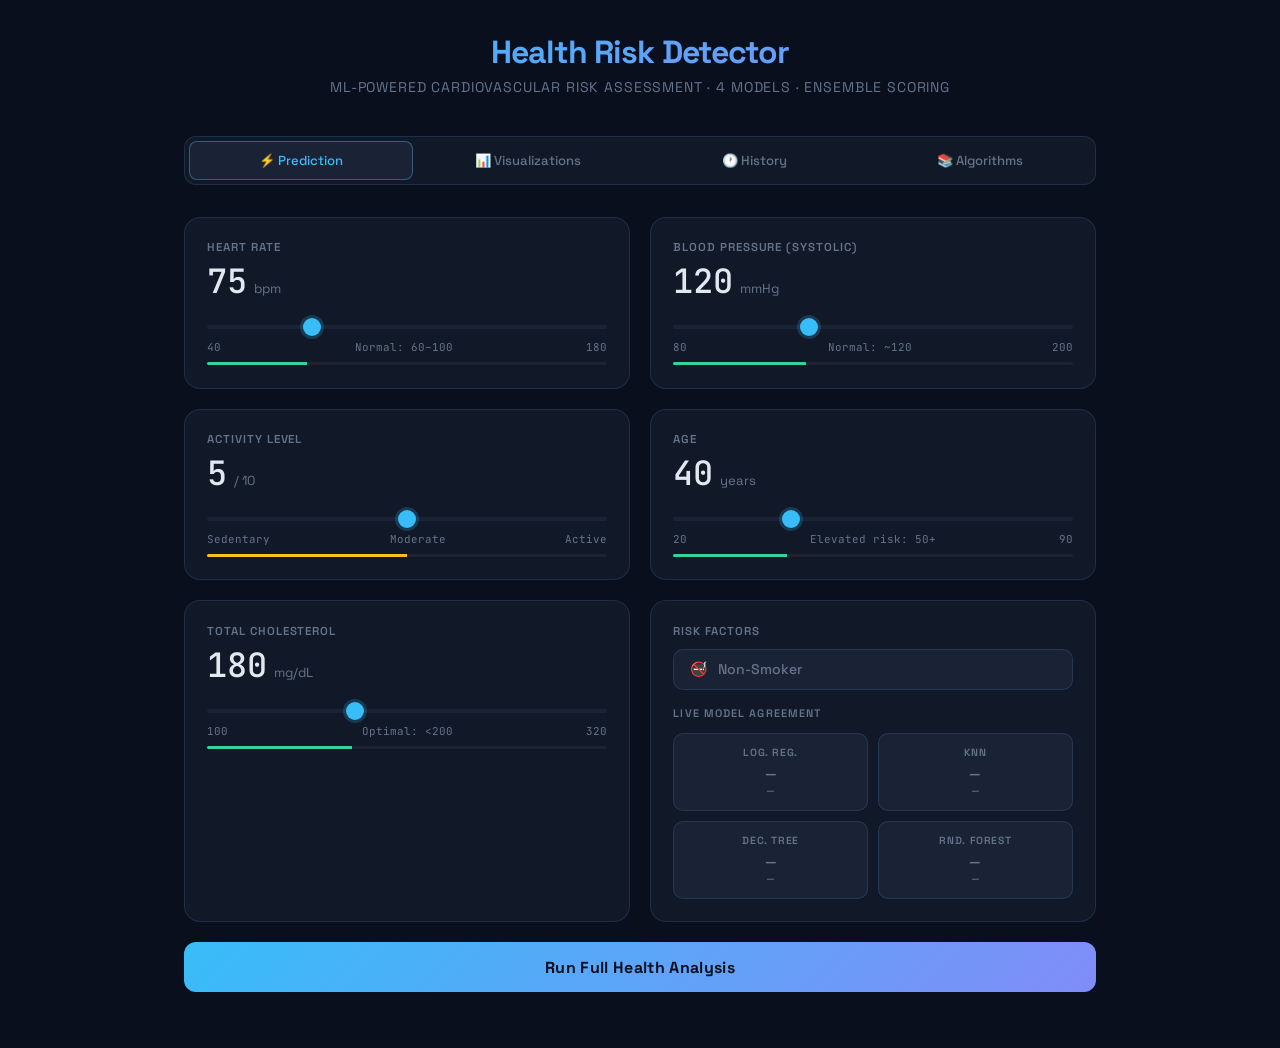
<file: index.html>
<!DOCTYPE html>
<html lang="en">
<head>
  <meta charset="UTF-8">
  <meta name="viewport" content="width=device-width, initial-scale=1.0">
  <title>Health Risk Detector</title>
  <link href="https://fonts.googleapis.com/css2?family=Space+Grotesk:wght@300;400;500;600;700&family=JetBrains+Mono:wght@400;500&display=swap" rel="stylesheet">
  <link rel="stylesheet" href="css/styles.css">
</head>
<body>
<div class="app">

  <div class="header">
    <h1>Health Risk Detector</h1>
    <p>ML-powered cardiovascular risk assessment · 4 models · ensemble scoring</p>
  </div>

  <div class="tabs">
    <button class="tab active" onclick="switchTab('predict', this)">⚡ Prediction</button>
    <button class="tab" onclick="switchTab('viz', this)">📊 Visualizations</button>
    <button class="tab" onclick="switchTab('history', this)">🕐 History</button>
    <button class="tab" onclick="switchTab('edu', this)">📚 Algorithms</button>
  </div>

  <!-- ════════════════════════════════════
       PREDICT TAB
       ════════════════════════════════════ -->
  <div id="tab-predict">

    <div class="grid">

      <!-- Heart Rate -->
      <div class="card">
        <label>Heart Rate</label>
        <div class="metric-display">
          <span class="metric-val" id="hr-val">75</span>
          <span class="metric-unit">bpm</span>
        </div>
        <input type="range" min="40" max="180" value="75" id="hr-slider" oninput="onSliderChange('hr')">
        <div class="range-labels"><span>40</span><span>Normal: 60–100</span><span>180</span></div>
        <div class="status-bar" id="hr-bar"></div>
      </div>

      <!-- Blood Pressure -->
      <div class="card">
        <label>Blood Pressure (systolic)</label>
        <div class="metric-display">
          <span class="metric-val" id="bp-val">120</span>
          <span class="metric-unit">mmHg</span>
        </div>
        <input type="range" min="80" max="200" value="120" id="bp-slider" oninput="onSliderChange('bp')">
        <div class="range-labels"><span>80</span><span>Normal: ~120</span><span>200</span></div>
        <div class="status-bar" id="bp-bar"></div>
      </div>

      <!-- Activity Level -->
      <div class="card">
        <label>Activity Level</label>
        <div class="metric-display">
          <span class="metric-val" id="act-val">5</span>
          <span class="metric-unit">/ 10</span>
        </div>
        <input type="range" min="0" max="10" value="5" step="1" id="act-slider" oninput="onSliderChange('act')">
        <div class="range-labels"><span>Sedentary</span><span>Moderate</span><span>Active</span></div>
        <div class="status-bar" id="act-bar"></div>
      </div>

      <!-- Age -->
      <div class="card">
        <label>Age</label>
        <div class="metric-display">
          <span class="metric-val" id="age-val">40</span>
          <span class="metric-unit">years</span>
        </div>
        <input type="range" min="20" max="90" value="40" id="age-slider" oninput="onSliderChange('age')">
        <div class="range-labels"><span>20</span><span>Elevated risk: 50+</span><span>90</span></div>
        <div class="status-bar" id="age-bar"></div>
      </div>

      <!-- Cholesterol -->
      <div class="card">
        <label>Total Cholesterol</label>
        <div class="metric-display">
          <span class="metric-val" id="chol-val">180</span>
          <span class="metric-unit">mg/dL</span>
        </div>
        <input type="range" min="100" max="320" value="180" id="chol-slider" oninput="onSliderChange('chol')">
        <div class="range-labels"><span>100</span><span>Optimal: &lt;200</span><span>320</span></div>
        <div class="status-bar" id="chol-bar"></div>
      </div>

      <!-- Smoking + Live Model Agreement -->
      <div class="card">
        <label>Risk Factors</label>
        <div class="smoking-toggle">
          <button class="toggle-btn" id="smoking-btn" onclick="toggleSmoking()">
            <span id="smoking-icon">🚭</span>
            <span id="smoking-label">Non-Smoker</span>
          </button>
        </div>
        <div class="section-title" style="margin-top:1rem">Live Model Agreement</div>
        <div class="models-grid">
          <div class="model-chip">
            <div class="model-name">Log. Reg.</div>
            <div class="model-pred" id="lr-pred"  style="color:var(--muted)">—</div>
            <div class="model-conf" id="lr-conf">—</div>
          </div>
          <div class="model-chip">
            <div class="model-name">KNN</div>
            <div class="model-pred" id="knn-pred" style="color:var(--muted)">—</div>
            <div class="model-conf" id="knn-conf">—</div>
          </div>
          <div class="model-chip">
            <div class="model-name">Dec. Tree</div>
            <div class="model-pred" id="dt-pred"  style="color:var(--muted)">—</div>
            <div class="model-conf" id="dt-conf">—</div>
          </div>
          <div class="model-chip">
            <div class="model-name">Rnd. Forest</div>
            <div class="model-pred" id="rf-pred"  style="color:var(--muted)">—</div>
            <div class="model-conf" id="rf-conf">—</div>
          </div>
        </div>
      </div>

    </div><!-- /grid -->

    <button class="btn-primary" onclick="runPrediction()">Run Full Health Analysis</button>

    <!-- Result card -->
    <div class="result-card" id="result-card">

      <div class="result-header">
        <div class="result-icon" id="result-icon"></div>
        <div>
          <div class="result-label">Risk Assessment</div>
          <div class="result-title"      id="result-title"></div>
          <div class="result-score-line" id="result-score-line"></div>
        </div>
        <button class="btn-export" onclick="exportResult()">⬇ Export</button>
      </div>

      <div class="section-title">Confidence by Model</div>
      <div class="confidence-row">
        <span class="conf-label">Logistic Reg.</span>
        <div class="conf-bar-bg"><div class="conf-bar" id="lr-bar"  style="width:0%"></div></div>
        <span class="conf-val" id="lr-pct"></span>
      </div>
      <div class="confidence-row">
        <span class="conf-label">KNN</span>
        <div class="conf-bar-bg"><div class="conf-bar" id="knn-bar" style="width:0%"></div></div>
        <span class="conf-val" id="knn-pct"></span>
      </div>
      <div class="confidence-row">
        <span class="conf-label">Decision Tree</span>
        <div class="conf-bar-bg"><div class="conf-bar" id="dt-bar"  style="width:0%"></div></div>
        <span class="conf-val" id="dt-pct"></span>
      </div>
      <div class="confidence-row">
        <span class="conf-label">Random Forest</span>
        <div class="conf-bar-bg"><div class="conf-bar" id="rf-bar"  style="width:0%"></div></div>
        <span class="conf-val" id="rf-pct"></span>
      </div>

      <div class="risk-gauge" style="margin-top:1.2rem">
        <div class="section-title">Ensemble Risk Score</div>
        <div class="gauge-track">
          <div class="gauge-needle" id="gauge-needle" style="left:10%"></div>
        </div>
        <div class="gauge-labels">
          <span>0.0 Safe</span><span>0.3</span><span>0.5</span><span>0.7</span><span>1.0 High Risk</span>
        </div>
      </div>

      <div class="warnings-list"  id="warnings-list"></div>
      <div class="recommendations" id="recommendations"></div>

    </div><!-- /result-card -->
  </div><!-- /tab-predict -->


  <!-- ════════════════════════════════════
       VIZ TAB
       ════════════════════════════════════ -->
  <div id="tab-viz" class="hidden">

    <div class="card-full">
      <div class="section-title">Feature Importance (Decision Tree)</div>
      <div class="feat-importance">
        <div class="feat-row">
          <span class="feat-name">Blood Pressure</span>
          <div class="feat-bar-bg"><div class="feat-bar" style="width:78%;background:var(--danger)"></div></div>
          <span class="feat-val">0.78</span>
        </div>
        <div class="feat-row">
          <span class="feat-name">Cholesterol</span>
          <div class="feat-bar-bg"><div class="feat-bar" style="width:62%;background:var(--danger)"></div></div>
          <span class="feat-val">0.62</span>
        </div>
        <div class="feat-row">
          <span class="feat-name">Heart Rate</span>
          <div class="feat-bar-bg"><div class="feat-bar" style="width:51%;background:var(--moderate)"></div></div>
          <span class="feat-val">0.51</span>
        </div>
        <div class="feat-row">
          <span class="feat-name">Age</span>
          <div class="feat-bar-bg"><div class="feat-bar" style="width:45%;background:var(--moderate)"></div></div>
          <span class="feat-val">0.45</span>
        </div>
        <div class="feat-row">
          <span class="feat-name">Smoking</span>
          <div class="feat-bar-bg"><div class="feat-bar" style="width:40%;background:var(--moderate)"></div></div>
          <span class="feat-val">0.40</span>
        </div>
        <div class="feat-row">
          <span class="feat-name">Activity Level</span>
          <div class="feat-bar-bg"><div class="feat-bar" style="width:33%;background:var(--safe)"></div></div>
          <span class="feat-val">0.33</span>
        </div>
      </div>
    </div>

    <div class="card-full">
      <div class="section-title">Interactive Decision Boundary</div>
      <div class="viz-controls">
        <label>Model:</label>
        <select id="viz-model" onchange="drawBoundary()">
          <option value="lr">Logistic Regression</option>
          <option value="knn">KNN (k=7)</option>
          <option value="dt">Decision Tree</option>
          <option value="rf">Random Forest</option>
        </select>
        <label>X Axis:</label>
        <select id="viz-xfeature" onchange="drawBoundary()">
          <option value="bp">Blood Pressure</option>
          <option value="chol">Cholesterol</option>
          <option value="age">Age</option>
        </select>
      </div>
      <canvas class="boundary-canvas" id="boundaryCanvas"></canvas>
      <p style="font-size:0.72rem;color:var(--muted);margin-top:0.6rem">
        Y-axis is always Heart Rate. Other features are fixed at default values. Dots = training samples.
      </p>
    </div>

    <div class="card-full">
      <div class="section-title">Confusion Matrix (Test Set)</div>
      <div class="confusion-grid">
        <div class="cm-cell" style="background:rgba(52,211,153,0.12);border:1px solid rgba(52,211,153,0.2)">
          <div class="cm-val" style="color:var(--safe)">42</div>
          <div class="cm-label">True Negative</div>
          <div style="font-size:0.68rem;color:var(--muted);margin-top:4px">Correctly safe</div>
        </div>
        <div class="cm-cell" style="background:rgba(248,113,113,0.08);border:1px solid rgba(248,113,113,0.2)">
          <div class="cm-val" style="color:var(--moderate)">5</div>
          <div class="cm-label">False Positive</div>
          <div style="font-size:0.68rem;color:var(--muted);margin-top:4px">False alarm</div>
        </div>
        <div class="cm-cell" style="background:rgba(248,113,113,0.18);border:1px solid rgba(248,113,113,0.35)">
          <div class="cm-val" style="color:var(--danger)">3</div>
          <div class="cm-label">False Negative</div>
          <div style="font-size:0.68rem;color:var(--danger);margin-top:4px">⚠ Missed risk!</div>
        </div>
        <div class="cm-cell" style="background:rgba(52,211,153,0.12);border:1px solid rgba(52,211,153,0.2)">
          <div class="cm-val" style="color:var(--safe)">50</div>
          <div class="cm-label">True Positive</div>
          <div style="font-size:0.68rem;color:var(--muted);margin-top:4px">Correctly at risk</div>
        </div>
      </div>
      <p style="font-size:0.73rem;color:var(--danger);margin-top:0.75rem;line-height:1.6">
        ⚠ False negatives are especially dangerous in health contexts — a missed risk can have serious consequences. Models are tuned to minimize them.
      </p>
    </div>

    <div class="card-full">
      <div class="section-title">Model Accuracy Comparison</div>
      <div style="display:flex;flex-direction:column;gap:10px;margin-top:0.5rem">
        <div class="feat-row">
          <span class="feat-name">Random Forest</span>
          <div class="feat-bar-bg"><div class="feat-bar" style="width:93%;background:#818cf8"></div></div>
          <span class="feat-val" style="color:#818cf8">93%</span>
        </div>
        <div class="feat-row">
          <span class="feat-name">Logistic Reg.</span>
          <div class="feat-bar-bg"><div class="feat-bar" style="width:91%;background:var(--accent)"></div></div>
          <span class="feat-val" style="color:var(--accent)">91%</span>
        </div>
        <div class="feat-row">
          <span class="feat-name">KNN (k=7)</span>
          <div class="feat-bar-bg"><div class="feat-bar" style="width:89%;background:var(--safe)"></div></div>
          <span class="feat-val" style="color:var(--safe)">89%</span>
        </div>
        <div class="feat-row">
          <span class="feat-name">Decision Tree</span>
          <div class="feat-bar-bg"><div class="feat-bar" style="width:85%;background:var(--moderate)"></div></div>
          <span class="feat-val" style="color:var(--moderate)">85%</span>
        </div>
      </div>
    </div>

  </div><!-- /tab-viz -->


  <!-- ════════════════════════════════════
       HISTORY TAB
       ════════════════════════════════════ -->
  <div id="tab-history" class="hidden">
    <div class="card-full">
      <div class="section-title">Prediction History (last 10)</div>
      <div id="history-list">
        <p class="no-history">No predictions yet. Run an analysis to see history.</p>
      </div>
      <button class="btn-clear" onclick="clearHistory()">Clear History</button>
    </div>
  </div><!-- /tab-history -->


  <!-- ════════════════════════════════════
       EDU TAB
       ════════════════════════════════════ -->
  <div id="tab-edu" class="hidden">

    <div class="card-full">
      <div class="section-title">Algorithms Used</div>
      <div class="algo-cards">

        <div class="algo-card">
          <div class="algo-icon">σ</div>
          <div>
            <div class="algo-title">Logistic Regression <span class="tag tag-blue">Stable</span></div>
            <div class="algo-desc">
              Outputs a probability 0–1 via the sigmoid function: σ(z) = 1/(1+e⁻ᶻ).
              The linear combination z includes all 6 features with learned weights plus interaction terms (BP×HR, Age×Chol).
              Best for linearly-separable patterns; fast and interpretable.
            </div>
          </div>
        </div>

        <div class="algo-card">
          <div class="algo-icon">K</div>
          <div>
            <div class="algo-title">K-Nearest Neighbors <span class="tag tag-amber">Scale-sensitive</span></div>
            <div class="algo-desc">
              Finds the 7 most similar patients in training data using weighted Euclidean distance (closer neighbors vote more strongly).
              Features are normalised before computing distances. BP and Cholesterol carry higher weight (1.5×, 1.2×) reflecting clinical importance.
            </div>
          </div>
        </div>

        <div class="algo-card">
          <div class="algo-icon">🌿</div>
          <div>
            <div class="algo-title">Decision Tree <span class="tag tag-green">Interpretable</span></div>
            <div class="algo-desc">
              Creates human-readable rules: IF BP &gt; 145 → Risk (94%), ELIF Cholesterol &gt; 240 AND Age &gt; 55 → Risk (75%), …
              Easiest to explain to clinicians. Can overfit on small datasets — depth is deliberately limited.
            </div>
          </div>
        </div>

        <div class="algo-card">
          <div class="algo-icon">🌲</div>
          <div>
            <div class="algo-title">Random Forest <span class="tag tag-purple">Ensemble</span></div>
            <div class="algo-desc">
              An ensemble of 5 decision trees, each trained on a bootstrap sample with slightly different split thresholds.
              The final prediction is the average of all trees — this reduces variance and overfitting compared to a single tree,
              typically achieving the highest accuracy of the four models.
            </div>
          </div>
        </div>

      </div>
    </div>

    <div class="card-full">
      <div class="section-title">Decision Tree Rules (Extended)</div>
      <pre style="font-family:var(--mono);font-size:0.77rem;color:var(--muted);line-height:2;background:var(--surface2);padding:1rem;border-radius:10px;overflow-x:auto">
IF blood_pressure > 145:
  → <span style="color:var(--danger)">RISK (confidence: 0.94)</span>
ELIF blood_pressure > 130:
  IF heart_rate > 100:
    → <span style="color:var(--danger)">RISK (confidence: 0.90)</span>
  ELIF smoking AND age > 50:
    → <span style="color:var(--danger)">RISK (confidence: 0.84)</span>
  ELIF cholesterol > 240:
    → <span style="color:var(--danger)">RISK (confidence: 0.80)</span>
  ELIF activity_level < 3:
    → <span style="color:var(--danger)">RISK (confidence: 0.76)</span>
  ELSE:
    → <span style="color:var(--moderate)">MODERATE (confidence: 0.56)</span>
ELIF cholesterol > 240:
  IF age > 55:
    → <span style="color:var(--danger)">RISK (confidence: 0.75)</span>
  ELIF smoking:
    → <span style="color:var(--danger)">RISK (confidence: 0.70)</span>
ELIF heart_rate > 105:
  IF activity_level < 4:
    → <span style="color:var(--danger)">RISK (confidence: 0.82)</span>
ELIF smoking AND age > 50 AND activity_level < 4:
  → <span style="color:var(--danger)">RISK (confidence: 0.72)</span>
ELIF activity_level < 3:
  → <span style="color:var(--moderate)">MODERATE (confidence: 0.66)</span>
ELSE:
  → <span style="color:var(--safe)">SAFE (confidence: 0.92)</span>
      </pre>
    </div>

    <div class="card-full">
      <div class="section-title">Limitations &amp; Critical Thinking</div>
      <div style="display:flex;flex-direction:column;gap:8px">
        <div class="warning-item"><div class="warning-dot dot-moderate"></div><span>Small synthetic dataset — not validated on real clinical data</span></div>
        <div class="warning-item"><div class="warning-dot dot-moderate"></div><span>Missing features: weight/BMI, family history, blood glucose, ECG readings</span></div>
        <div class="warning-item"><div class="warning-dot dot-moderate"></div><span>KNN is sensitive to feature scaling — normalisation is applied but synthetic data limits realism</span></div>
        <div class="warning-item"><div class="warning-dot dot-moderate"></div><span>Random Forest trees share the same feature set — true diversity requires bagged features (not implemented)</span></div>
        <div class="warning-item"><div class="warning-dot dot-danger"></div><span>Never use as a replacement for professional medical diagnosis or treatment decisions</span></div>
      </div>
    </div>

  </div><!-- /tab-edu -->

</div><!-- /app -->

<script src="js/models.js"></script>
<script src="js/visualization.js"></script>
<script src="js/main.js"></script>
</body>
</html>
</file>
<file: css/styles.css>
/* Health Risk Detector — Styles */

* { margin: 0; padding: 0; box-sizing: border-box; }

:root {
  --bg:          #0a0f1e;
  --surface:     #111827;
  --surface2:    #1a2235;
  --border:      rgba(99,179,237,0.15);
  --border-bright: rgba(99,179,237,0.4);
  --text:        #e2e8f0;
  --muted:       #64748b;
  --accent:      #38bdf8;
  --safe:        #34d399;
  --moderate:    #fbbf24;
  --danger:      #f87171;
  --safe-bg:     rgba(52,211,153,0.1);
  --moderate-bg: rgba(251,191,36,0.1);
  --danger-bg:   rgba(248,113,113,0.1);
  --font:        'Space Grotesk', sans-serif;
  --mono:        'JetBrains Mono', monospace;
}

body {
  font-family: var(--font);
  background:  var(--bg);
  color:       var(--text);
  min-height:  100vh;
}

.app {
  max-width: 960px;
  margin:    0 auto;
  padding:   2rem 1.5rem;
}

/* ── Header ── */
.header {
  text-align:    center;
  margin-bottom: 2.5rem;
}
.header h1 {
  font-size:   2rem;
  font-weight: 700;
  letter-spacing: -0.03em;
  background:  linear-gradient(135deg, #38bdf8, #818cf8);
  -webkit-background-clip: text;
  -webkit-text-fill-color: transparent;
  background-clip: text;
  margin-bottom: 0.4rem;
}
.header p {
  color:           var(--muted);
  font-size:       0.88rem;
  letter-spacing:  0.06em;
  text-transform:  uppercase;
}

/* ── Tabs ── */
.tabs {
  display:       flex;
  gap:           4px;
  background:    var(--surface);
  border:        1px solid var(--border);
  border-radius: 12px;
  padding:       4px;
  margin-bottom: 2rem;
}
.tab {
  flex:           1;
  padding:        0.6rem 0.75rem;
  border:         none;
  background:     transparent;
  color:          var(--muted);
  font-family:    var(--font);
  font-size:      0.82rem;
  font-weight:    500;
  cursor:         pointer;
  border-radius:  8px;
  transition:     all 0.2s;
  white-space:    nowrap;
}
.tab.active {
  background: var(--surface2);
  color:      var(--accent);
  border:     1px solid var(--border-bright);
}
.tab:hover:not(.active) { color: var(--text); }

/* ── Cards ── */
.grid {
  display:               grid;
  grid-template-columns: 1fr 1fr;
  gap:                   1.25rem;
  margin-bottom:         1.25rem;
}
.card, .card-full {
  background:    var(--surface);
  border:        1px solid var(--border);
  border-radius: 16px;
  padding:       1.4rem;
}
.card-full { margin-bottom: 1.25rem; }

.card label {
  display:         block;
  font-size:       0.72rem;
  font-weight:     600;
  letter-spacing:  0.08em;
  text-transform:  uppercase;
  color:           var(--muted);
  margin-bottom:   0.7rem;
}

/* ── Metric display ── */
.metric-display {
  display:       flex;
  align-items:   baseline;
  gap:           0.4rem;
  margin-bottom: 0.9rem;
}
.metric-val {
  font-family: var(--mono);
  font-size:   2.1rem;
  font-weight: 500;
  color:       var(--text);
  line-height: 1;
}
.metric-unit { font-size: 0.82rem; color: var(--muted); }

/* ── Sliders ── */
input[type=range] {
  width:           100%;
  height:          4px;
  -webkit-appearance: none;
  appearance:      none;
  border-radius:   2px;
  background:      var(--surface2);
  outline:         none;
  cursor:          pointer;
}
input[type=range]::-webkit-slider-thumb {
  -webkit-appearance: none;
  width:         18px;
  height:        18px;
  border-radius: 50%;
  background:    var(--accent);
  cursor:        pointer;
  box-shadow:    0 0 0 3px rgba(56,189,248,0.2);
  transition:    box-shadow 0.2s;
}
input[type=range]::-webkit-slider-thumb:hover {
  box-shadow: 0 0 0 5px rgba(56,189,248,0.3);
}
.range-labels {
  display:         flex;
  justify-content: space-between;
  margin-top:      6px;
  font-size:       0.68rem;
  color:           var(--muted);
  font-family:     var(--mono);
}
.status-bar {
  height:        3px;
  border-radius: 2px;
  margin-top:    8px;
  transition:    background 0.3s;
}

/* ── Smoking toggle ── */
.smoking-toggle { margin-bottom: 0.5rem; }
.toggle-btn {
  display:        flex;
  align-items:    center;
  gap:            0.6rem;
  width:          100%;
  padding:        0.65rem 1rem;
  background:     var(--surface2);
  border:         1px solid var(--border);
  border-radius:  10px;
  color:          var(--muted);
  font-family:    var(--font);
  font-size:      0.88rem;
  font-weight:    500;
  cursor:         pointer;
  transition:     all 0.2s;
}
.toggle-btn.active {
  background:   rgba(248,113,113,0.1);
  border-color: rgba(248,113,113,0.35);
  color:        var(--danger);
}
.toggle-btn:hover:not(.active) { border-color: var(--border-bright); color: var(--text); }

/* ── Model chips (2×2) ── */
.models-grid {
  display:               grid;
  grid-template-columns: 1fr 1fr;
  gap:                   0.65rem;
  margin-top:            0.75rem;
}
.model-chip {
  background:    var(--surface2);
  border:        1px solid var(--border);
  border-radius: 10px;
  padding:       0.75rem;
  text-align:    center;
  transition:    border-color 0.2s;
}
.model-name {
  font-size:       0.65rem;
  font-weight:     600;
  letter-spacing:  0.06em;
  text-transform:  uppercase;
  color:           var(--muted);
  margin-bottom:   0.35rem;
}
.model-pred { font-size: 0.82rem; font-weight: 700; }
.model-conf { font-family: var(--mono); font-size: 0.72rem; color: var(--muted); margin-top: 1px; }

/* ── Primary button ── */
.btn-primary {
  width:         100%;
  padding:       0.9rem;
  background:    linear-gradient(135deg, #38bdf8, #818cf8);
  border:        none;
  border-radius: 12px;
  color:         #0a0f1e;
  font-family:   var(--font);
  font-size:     1rem;
  font-weight:   700;
  cursor:        pointer;
  letter-spacing: 0.02em;
  transition:    opacity 0.2s, transform 0.1s;
  margin-bottom: 1.5rem;
}
.btn-primary:hover  { opacity: 0.9; }
.btn-primary:active { transform: scale(0.99); }

/* ── Result card ── */
.result-card {
  border-radius: 16px;
  padding:       1.5rem;
  border:        1px solid;
  display:       none;
  animation:     fadeIn 0.35s ease;
}
@keyframes fadeIn {
  from { opacity: 0; transform: translateY(8px); }
  to   { opacity: 1; transform: translateY(0); }
}
.result-card.safe     { background: var(--safe-bg);     border-color: rgba(52,211,153,0.3); }
.result-card.moderate { background: var(--moderate-bg); border-color: rgba(251,191,36,0.3); }
.result-card.danger   { background: var(--danger-bg);   border-color: rgba(248,113,113,0.3); }

.result-header {
  display:       flex;
  align-items:   center;
  gap:           1rem;
  margin-bottom: 1.2rem;
}
.result-icon {
  width:          50px;
  height:         50px;
  border-radius:  12px;
  display:        flex;
  align-items:    center;
  justify-content: center;
  font-size:      1.5rem;
  flex-shrink:    0;
}
.safe     .result-icon { background: rgba(52,211,153,0.2); }
.moderate .result-icon { background: rgba(251,191,36,0.2); }
.danger   .result-icon { background: rgba(248,113,113,0.2); }

.result-label {
  font-size:       0.68rem;
  font-weight:     600;
  letter-spacing:  0.1em;
  text-transform:  uppercase;
  color:           var(--muted);
}
.result-title  { font-size: 1.3rem; font-weight: 700; line-height: 1.1; }
.result-score-line { font-family: var(--mono); font-size: 0.78rem; color: var(--muted); margin-top: 3px; }

.safe     .result-title { color: var(--safe); }
.moderate .result-title { color: var(--moderate); }
.danger   .result-title { color: var(--danger); }

.btn-export {
  margin-left:   auto;
  padding:       0.45rem 0.9rem;
  background:    var(--surface2);
  border:        1px solid var(--border);
  border-radius: 8px;
  color:         var(--muted);
  font-family:   var(--font);
  font-size:     0.78rem;
  font-weight:   500;
  cursor:        pointer;
  white-space:   nowrap;
  transition:    all 0.2s;
}
.btn-export:hover { border-color: var(--border-bright); color: var(--text); }

/* ── Confidence bars ── */
.confidence-row {
  display:       flex;
  align-items:   center;
  gap:           1rem;
  margin-bottom: 0.75rem;
}
.conf-label { font-size: 0.75rem; color: var(--muted); white-space: nowrap; min-width: 90px; }
.conf-bar-bg { flex: 1; height: 6px; background: rgba(255,255,255,0.08); border-radius: 3px; overflow: hidden; }
.conf-bar { height: 100%; border-radius: 3px; transition: width 0.6s cubic-bezier(0.4,0,0.2,1); }
.safe     .conf-bar { background: var(--safe); }
.moderate .conf-bar { background: var(--moderate); }
.danger   .conf-bar { background: var(--danger); }
.conf-val { font-family: var(--mono); font-size: 0.78rem; font-weight: 500; min-width: 36px; text-align: right; }

/* ── Risk gauge ── */
.risk-gauge { margin: 1rem 0; }
.gauge-track {
  height:        10px;
  border-radius: 5px;
  background:    linear-gradient(90deg, #34d399 0%, #34d399 30%, #fbbf24 30%, #fbbf24 70%, #f87171 70%);
  position:      relative;
  margin-bottom: 6px;
}
.gauge-needle {
  position:      absolute;
  top:           -4px;
  width:         18px;
  height:        18px;
  background:    white;
  border-radius: 50%;
  border:        2px solid var(--bg);
  box-shadow:    0 0 0 2px rgba(255,255,255,0.3);
  transform:     translateX(-50%);
  transition:    left 0.7s cubic-bezier(0.4,0,0.2,1);
}
.gauge-labels {
  display:         flex;
  justify-content: space-between;
  font-size:       0.63rem;
  font-family:     var(--mono);
  color:           var(--muted);
}

/* ── Warnings / recommendations ── */
.warnings-list { display: flex; flex-direction: column; gap: 6px; margin-top: 1rem; }
.warning-item {
  display:       flex;
  align-items:   center;
  gap:           8px;
  font-size:     0.8rem;
  padding:       6px 10px;
  background:    rgba(255,255,255,0.04);
  border-radius: 8px;
  color:         var(--text);
}
.warning-dot { width: 6px; height: 6px; border-radius: 50%; flex-shrink: 0; }
.dot-danger   { background: var(--danger); }
.dot-moderate { background: var(--moderate); }
.dot-safe     { background: var(--safe); }

.rec-item {
  display:       flex;
  align-items:   flex-start;
  gap:           10px;
  font-size:     0.8rem;
  padding:       8px 10px;
  background:    rgba(56,189,248,0.05);
  border:        1px solid rgba(56,189,248,0.1);
  border-radius: 8px;
  color:         var(--text);
  line-height:   1.5;
  margin-top:    6px;
}
.rec-icon { flex-shrink: 0; font-size: 1rem; }

/* ── Section title ── */
.section-title {
  font-size:       0.68rem;
  font-weight:     600;
  letter-spacing:  0.1em;
  text-transform:  uppercase;
  color:           var(--muted);
  margin-bottom:   0.85rem;
}

/* ── Feature importance bars ── */
.feat-importance { display: flex; flex-direction: column; gap: 8px; margin-top: 0.5rem; }
.feat-row { display: flex; align-items: center; gap: 10px; font-size: 0.8rem; }
.feat-name { width: 130px; color: var(--muted); }
.feat-bar-bg { flex: 1; height: 6px; background: rgba(255,255,255,0.06); border-radius: 3px; overflow: hidden; }
.feat-bar  { height: 100%; border-radius: 3px; }
.feat-val  { font-family: var(--mono); font-size: 0.73rem; min-width: 34px; text-align: right; color: var(--muted); }

/* ── Viz controls ── */
.viz-controls {
  display:       flex;
  gap:           0.75rem;
  margin-bottom: 1rem;
  flex-wrap:     wrap;
}
.viz-controls select {
  padding:       0.45rem 0.85rem;
  background:    var(--surface2);
  border:        1px solid var(--border);
  border-radius: 8px;
  color:         var(--text);
  font-family:   var(--font);
  font-size:     0.82rem;
  cursor:        pointer;
  outline:       none;
  transition:    border-color 0.2s;
}
.viz-controls select:hover { border-color: var(--border-bright); }
.viz-controls label { font-size: 0.75rem; color: var(--muted); align-self: center; }

/* ── Canvas ── */
.boundary-canvas { width: 100%; border-radius: 10px; display: block; }

/* ── Confusion matrix ── */
.confusion-grid {
  display:               grid;
  grid-template-columns: 1fr 1fr;
  gap:                   8px;
  margin-top:            0.75rem;
}
.cm-cell { border-radius: 8px; padding: 0.75rem; text-align: center; }
.cm-val  { font-family: var(--mono); font-size: 1.6rem; font-weight: 500; line-height: 1; margin-bottom: 4px; }
.cm-label { font-size: 0.63rem; text-transform: uppercase; letter-spacing: 0.06em; color: var(--muted); }

/* ── Algorithm cards ── */
.algo-cards { display: flex; flex-direction: column; gap: 1rem; }
.algo-card {
  background:    var(--surface2);
  border:        1px solid var(--border);
  border-radius: 12px;
  padding:       1rem 1.2rem;
  display:       flex;
  align-items:   flex-start;
  gap:           1rem;
}
.algo-icon {
  width:           36px;
  height:          36px;
  border-radius:   8px;
  background:      rgba(56,189,248,0.1);
  border:          1px solid rgba(56,189,248,0.2);
  display:         flex;
  align-items:     center;
  justify-content: center;
  font-size:       1rem;
  flex-shrink:     0;
}
.algo-title { font-size: 0.9rem; font-weight: 600; margin-bottom: 4px; color: var(--text); }
.algo-desc  { font-size: 0.8rem; color: var(--muted); line-height: 1.55; }

.tag {
  display:        inline-block;
  padding:        2px 8px;
  border-radius:  4px;
  font-size:      0.63rem;
  font-weight:    600;
  letter-spacing: 0.06em;
  text-transform: uppercase;
  margin-left:    6px;
  vertical-align: middle;
}
.tag-blue  { background: rgba(56,189,248,0.15);  color: var(--accent); }
.tag-green { background: rgba(52,211,153,0.15);  color: var(--safe); }
.tag-amber { background: rgba(251,191,36,0.15);  color: var(--moderate); }
.tag-purple{ background: rgba(129,140,248,0.15); color: #818cf8; }

/* ── History ── */
.history-item {
  display:       flex;
  align-items:   flex-start;
  gap:           0.9rem;
  padding:       0.9rem 1rem;
  border-radius: 12px;
  border:        1px solid var(--border);
  margin-bottom: 0.65rem;
  background:    var(--surface2);
  transition:    border-color 0.2s;
}
.history-item:hover { border-color: var(--border-bright); }
.history-item.history-safe     { border-color: rgba(52,211,153,0.2); }
.history-item.history-moderate { border-color: rgba(251,191,36,0.2); }
.history-item.history-danger   { border-color: rgba(248,113,113,0.2); }

.history-icon {
  width:           36px;
  height:          36px;
  border-radius:   10px;
  display:         flex;
  align-items:     center;
  justify-content: center;
  font-size:       1.1rem;
  font-weight:     700;
  flex-shrink:     0;
}
.history-icon-safe     { background: rgba(52,211,153,0.15);  color: var(--safe); }
.history-icon-moderate { background: rgba(251,191,36,0.15);  color: var(--moderate); }
.history-icon-danger   { background: rgba(248,113,113,0.15); color: var(--danger); }

.history-title {
  font-size:   0.88rem;
  font-weight: 600;
  color:       var(--text);
  margin-bottom: 3px;
}
.history-score {
  font-family:   var(--mono);
  font-size:     0.78rem;
  color:         var(--muted);
  margin-left:   0.5rem;
}
.history-meta { font-size: 0.75rem; color: var(--muted); line-height: 1.5; margin-bottom: 2px; }
.history-time { font-size: 0.7rem;  color: var(--muted); opacity: 0.6; }

.no-history {
  font-size:  0.85rem;
  color:      var(--muted);
  text-align: center;
  padding:    2rem 0;
}

.btn-clear {
  margin-top:    1rem;
  padding:       0.5rem 1rem;
  background:    transparent;
  border:        1px solid rgba(248,113,113,0.25);
  border-radius: 8px;
  color:         var(--danger);
  font-family:   var(--font);
  font-size:     0.8rem;
  cursor:        pointer;
  transition:    all 0.2s;
}
.btn-clear:hover { background: rgba(248,113,113,0.08); border-color: rgba(248,113,113,0.5); }

/* ── Utilities ── */
.hidden  { display: none !important; }

/* ── Responsive ── */
@media (max-width: 620px) {
  .grid { grid-template-columns: 1fr; }
  .tabs .tab { font-size: 0.72rem; padding: 0.55rem 0.5rem; }
  .models-grid { grid-template-columns: 1fr 1fr; }
}

@media print {
  body { background: white; color: black; }
  .tabs, .btn-primary, .btn-export, .btn-clear { display: none; }
  .result-card { display: block !important; }
}
</file>
